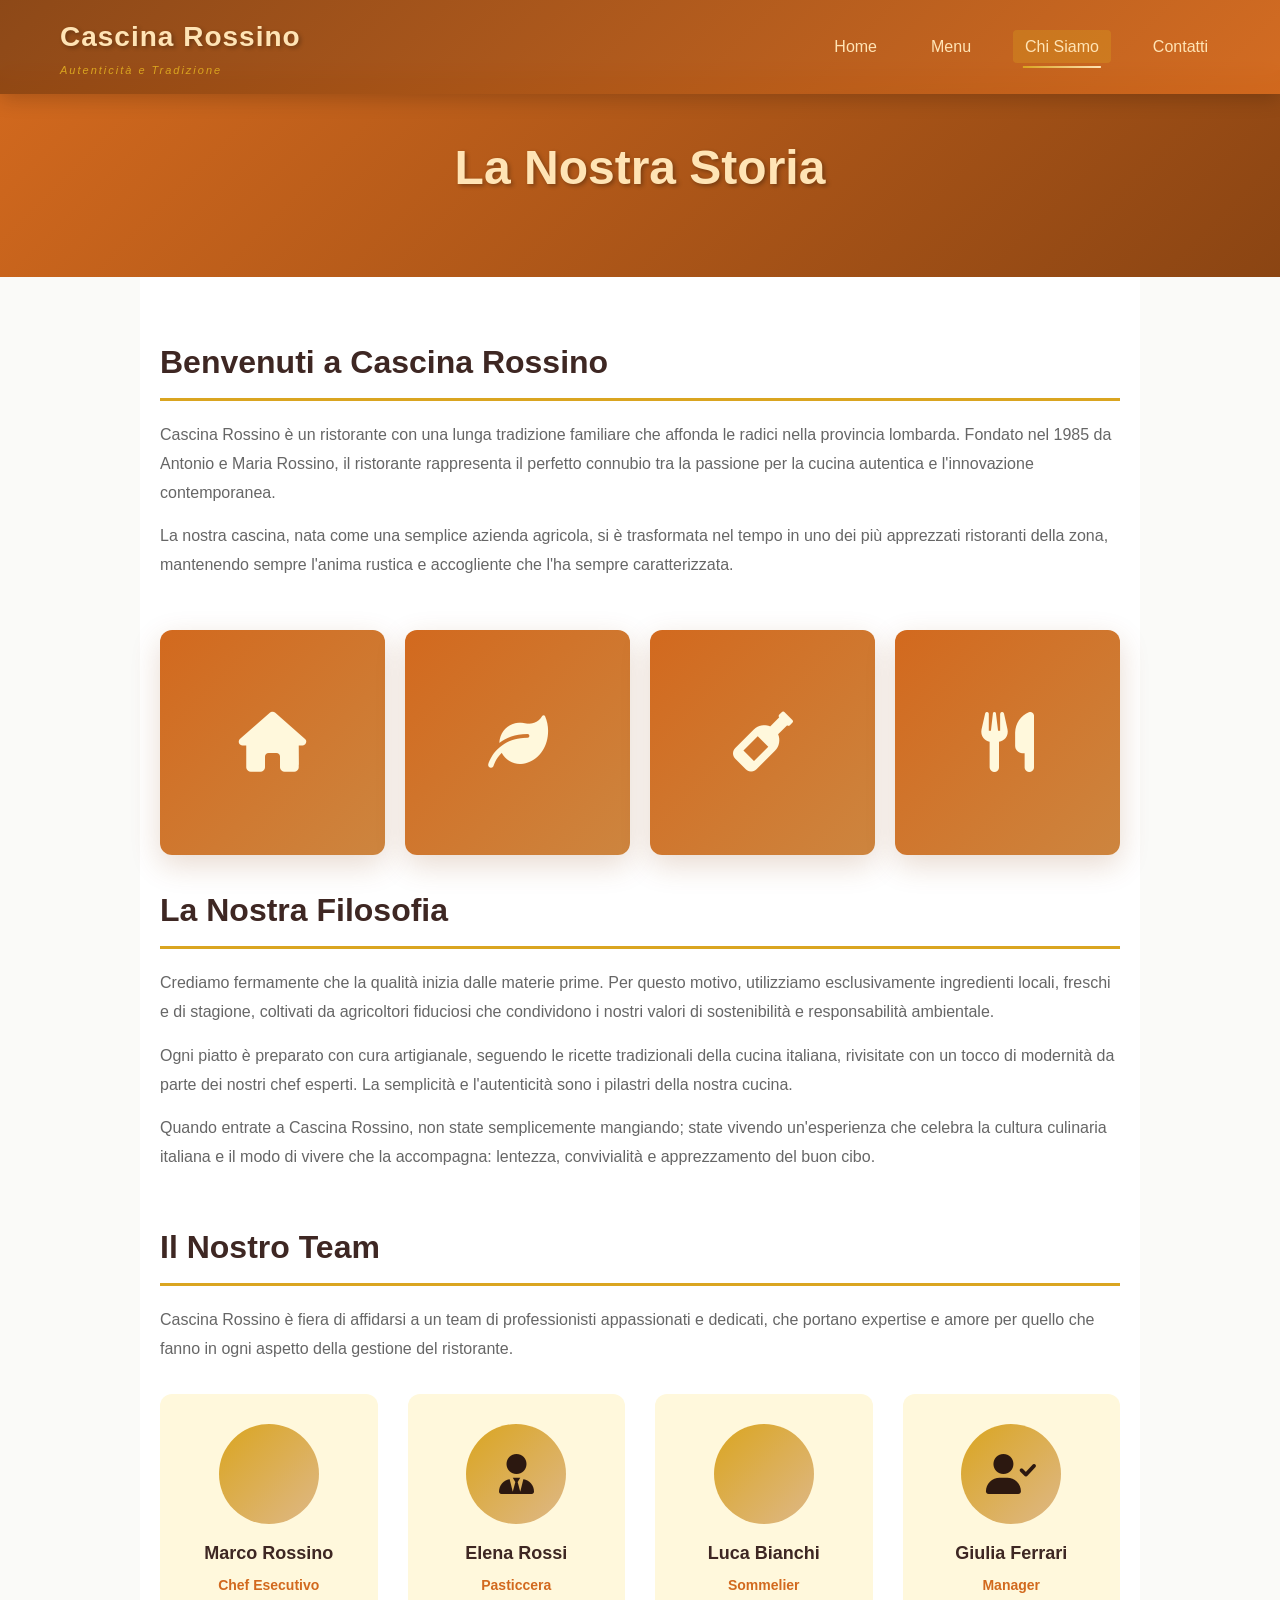
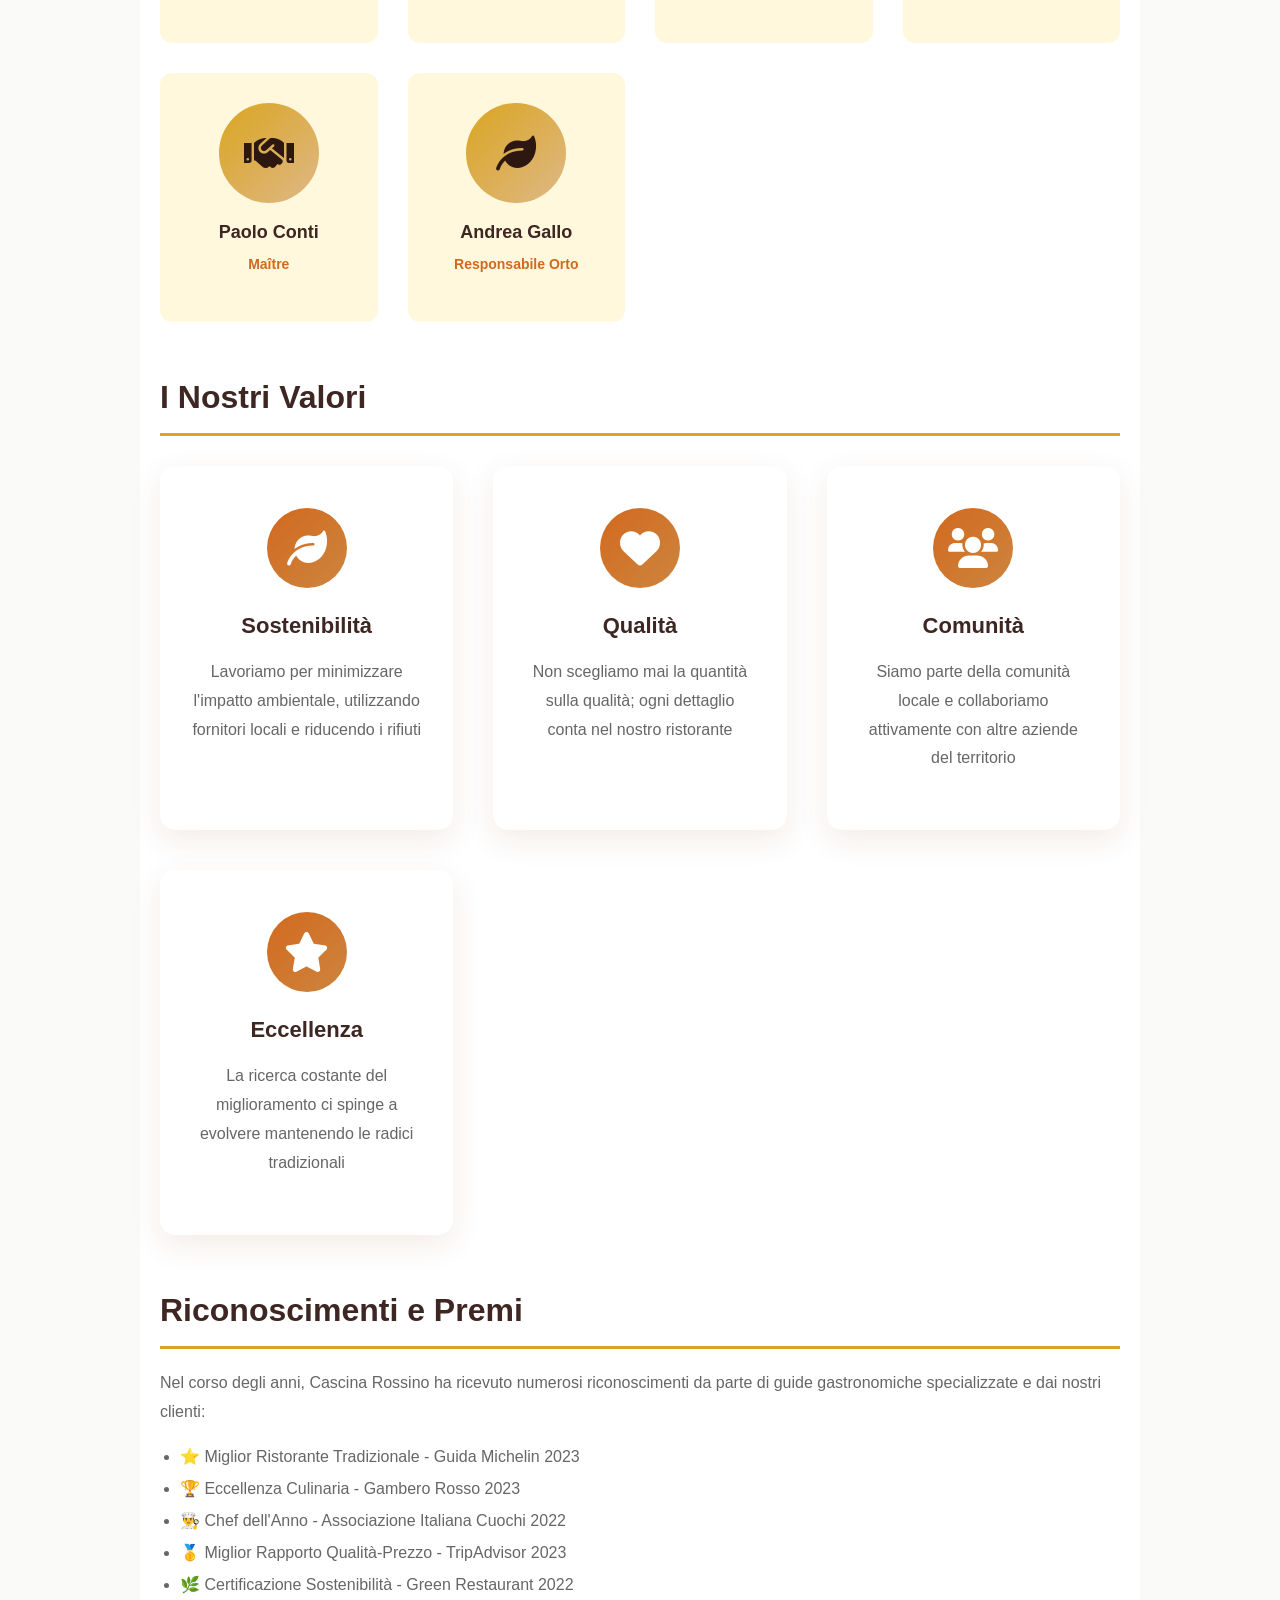
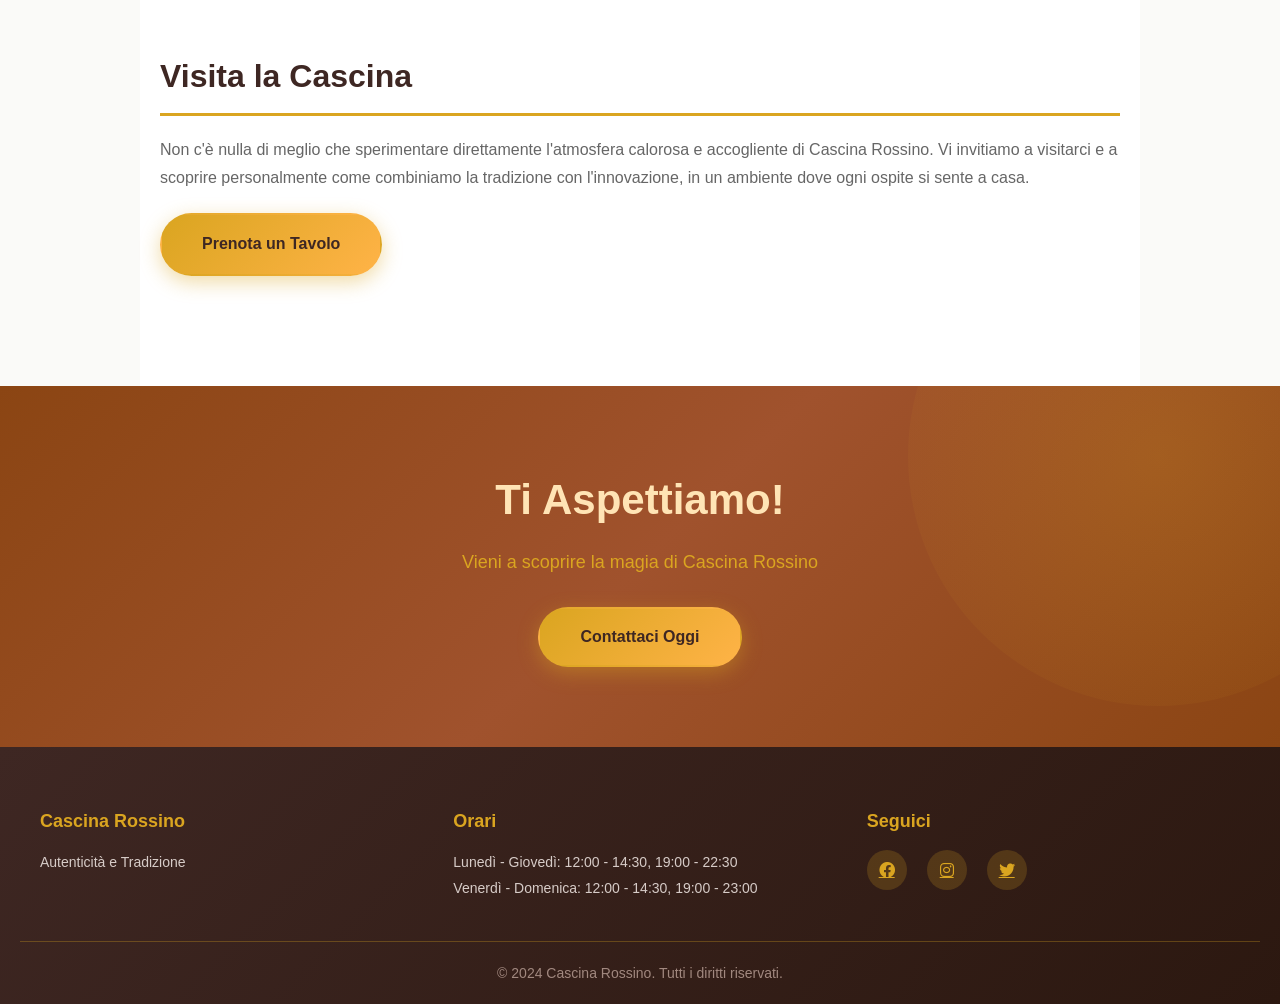
<file: HTML/chi-siamo.html>
<!DOCTYPE html>
<html lang="it">
<head>
    <meta charset="UTF-8">
    <meta name="viewport" content="width=device-width, initial-scale=1.0">
    <title>Chi Siamo - Cascina Rossino</title>
    <link rel="stylesheet" href="../CSS/styles.css">
    <link rel="stylesheet" href="https://cdnjs.cloudflare.com/ajax/libs/font-awesome/6.0.0/css/all.min.css">
</head>
<body>
    <!-- Navigation Header -->
    <header class="header">
        <div class="header-container">
            <div class="logo">
                <h1>Cascina Rossino</h1>
                <p class="tagline">Autenticità e Tradizione</p>
            </div>
            
            <button class="hamburger" id="hamburger">
                <span></span>
                <span></span>
                <span></span>
            </button>
            
            <nav class="nav-menu" id="navMenu">
                <ul>
                    <li><a href="../index.html">Home</a></li>
                    <li><a href="menu.html">Menu</a></li>
                    <li><a href="chi-siamo.html" class="active">Chi Siamo</a></li>
                    <li><a href="contatti.html">Contatti</a></li>
                </ul>
            </nav>
        </div>
    </header>

    <!-- About Hero -->
    <section class="about-hero">
        <h1>La Nostra Storia</h1>
    </section>

    <!-- About Content -->
    <section class="about-content">
        <div class="about-section">
            <h2>Benvenuti a Cascina Rossino</h2>
            <p>
                Cascina Rossino è un ristorante con una lunga tradizione familiare che affonda le radici nella provincia lombarda. 
                Fondato nel 1985 da Antonio e Maria Rossino, il ristorante rappresenta il perfetto connubio tra la passione per la 
                cucina autentica e l'innovazione contemporanea.
            </p>
            <p>
                La nostra cascina, nata come una semplice azienda agricola, si è trasformata nel tempo in uno dei più apprezzati 
                ristoranti della zona, mantenendo sempre l'anima rustica e accogliente che l'ha sempre caratterizzata.
            </p>
        </div>

        <div class="about-images">
            <div class="about-image-card">
                <i class="fas fa-home"></i>
            </div>
            <div class="about-image-card">
                <i class="fas fa-leaf"></i>
            </div>
            <div class="about-image-card">
                <i class="fas fa-wine-bottle"></i>
            </div>
            <div class="about-image-card">
                <i class="fas fa-utensils"></i>
            </div>
        </div>

        <div class="about-section">
            <h2>La Nostra Filosofia</h2>
            <p>
                Crediamo fermamente che la qualità inizia dalle materie prime. Per questo motivo, utilizziamo esclusivamente 
                ingredienti locali, freschi e di stagione, coltivati da agricoltori fiduciosi che condividono i nostri valori 
                di sostenibilità e responsabilità ambientale.
            </p>
            <p>
                Ogni piatto è preparato con cura artigianale, seguendo le ricette tradizionali della cucina italiana, rivisitate 
                con un tocco di modernità da parte dei nostri chef esperti. La semplicità e l'autenticità sono i pilastri della 
                nostra cucina.
            </p>
            <p>
                Quando entrate a Cascina Rossino, non state semplicemente mangiando; state vivendo un'esperienza che celebra la 
                cultura culinaria italiana e il modo di vivere che la accompagna: lentezza, convivialità e apprezzamento del buon cibo.
            </p>
        </div>

        <div class="about-section">
            <h2>Il Nostro Team</h2>
            <p>
                Cascina Rossino è fiera di affidarsi a un team di professionisti appassionati e dedicati, che portano expertise 
                e amore per quello che fanno in ogni aspetto della gestione del ristorante.
            </p>
            
            <div class="team-grid">
                <div class="team-member">
                    <div class="team-avatar">
                        <i class="fas fa-chef"></i>
                    </div>
                    <h3>Marco Rossino</h3>
                    <p class="role">Chef Esecutivo</p>
                </div>

                <div class="team-member">
                    <div class="team-avatar">
                        <i class="fas fa-user-tie"></i>
                    </div>
                    <h3>Elena Rossi</h3>
                    <p class="role">Pasticcera</p>
                </div>

                <div class="team-member">
                    <div class="team-avatar">
                        <i class="fas fa-bottle-wine"></i>
                    </div>
                    <h3>Luca Bianchi</h3>
                    <p class="role">Sommelier</p>
                </div>

                <div class="team-member">
                    <div class="team-avatar">
                        <i class="fas fa-user-check"></i>
                    </div>
                    <h3>Giulia Ferrari</h3>
                    <p class="role">Manager</p>
                </div>

                <div class="team-member">
                    <div class="team-avatar">
                        <i class="fas fa-handshake"></i>
                    </div>
                    <h3>Paolo Conti</h3>
                    <p class="role">Maître</p>
                </div>

                <div class="team-member">
                    <div class="team-avatar">
                        <i class="fas fa-leaf"></i>
                    </div>
                    <h3>Andrea Gallo</h3>
                    <p class="role">Responsabile Orto</p>
                </div>
            </div>
        </div>

        <div class="about-section">
            <h2>I Nostri Valori</h2>
            <div class="features-grid" style="margin-top: 30px;">
                <div class="feature-card">
                    <div class="feature-icon">
                        <i class="fas fa-leaf"></i>
                    </div>
                    <h3>Sostenibilità</h3>
                    <p>Lavoriamo per minimizzare l'impatto ambientale, utilizzando fornitori locali e riducendo i rifiuti</p>
                </div>

                <div class="feature-card">
                    <div class="feature-icon">
                        <i class="fas fa-heart"></i>
                    </div>
                    <h3>Qualità</h3>
                    <p>Non scegliamo mai la quantità sulla qualità; ogni dettaglio conta nel nostro ristorante</p>
                </div>

                <div class="feature-card">
                    <div class="feature-icon">
                        <i class="fas fa-users"></i>
                    </div>
                    <h3>Comunità</h3>
                    <p>Siamo parte della comunità locale e collaboriamo attivamente con altre aziende del territorio</p>
                </div>

                <div class="feature-card">
                    <div class="feature-icon">
                        <i class="fas fa-star"></i>
                    </div>
                    <h3>Eccellenza</h3>
                    <p>La ricerca costante del miglioramento ci spinge a evolvere mantenendo le radici tradizionali</p>
                </div>
            </div>
        </div>

        <div class="about-section">
            <h2>Riconoscimenti e Premi</h2>
            <p>
                Nel corso degli anni, Cascina Rossino ha ricevuto numerosi riconoscimenti da parte di guide gastronomiche 
                specializzate e dai nostri clienti:
            </p>
            <ul style="margin-top: 15px; margin-left: 20px; color: #666; line-height: 2;">
                <li>⭐ Miglior Ristorante Tradizionale - Guida Michelin 2023</li>
                <li>🏆 Eccellenza Culinaria - Gambero Rosso 2023</li>
                <li>👨‍🍳 Chef dell'Anno - Associazione Italiana Cuochi 2022</li>
                <li>🥇 Miglior Rapporto Qualità-Prezzo - TripAdvisor 2023</li>
                <li>🌿 Certificazione Sostenibilità - Green Restaurant 2022</li>
            </ul>
        </div>

        <div class="about-section">
            <h2>Visita la Cascina</h2>
            <p>
                Non c'è nulla di meglio che sperimentare direttamente l'atmosfera calorosa e accogliente di Cascina Rossino. 
                Vi invitiamo a visitarci e a scoprire personalmente come combiniamo la tradizione con l'innovazione, in un ambiente 
                dove ogni ospite si sente a casa.
            </p>
            <p style="margin-top: 20px;">
                <a href="contatti.html" class="cta-button" style="text-decoration: none;">Prenota un Tavolo</a>
            </p>
        </div>
    </section>

    <!-- Call to Action -->
    <section class="cta-section">
        <div class="cta-content">
            <h2>Ti Aspettiamo!</h2>
            <p>Vieni a scoprire la magia di Cascina Rossino</p>
            <a href="contatti.html" class="cta-button-secondary">Contattaci Oggi</a>
        </div>
    </section>

    <!-- Footer -->
    <footer class="footer">
        <div class="footer-content">
            <div class="footer-section">
                <h4>Cascina Rossino</h4>
                <p>Autenticità e Tradizione</p>
            </div>
            <div class="footer-section">
                <h4>Orari</h4>
                <p>Lunedì - Giovedì: 12:00 - 14:30, 19:00 - 22:30</p>
                <p>Venerdì - Domenica: 12:00 - 14:30, 19:00 - 23:00</p>
            </div>
            <div class="footer-section">
                <h4>Seguici</h4>
                <div class="social-links">
                    <a href="#"><i class="fab fa-facebook"></i></a>
                    <a href="#"><i class="fab fa-instagram"></i></a>
                    <a href="#"><i class="fab fa-twitter"></i></a>
                </div>
            </div>
        </div>
        <div class="footer-bottom">
            <p>&copy; 2024 Cascina Rossino. Tutti i diritti riservati.</p>
        </div>
    </footer>

    <script src="../JS/script.js"></script>
</body>
</html>
</file>
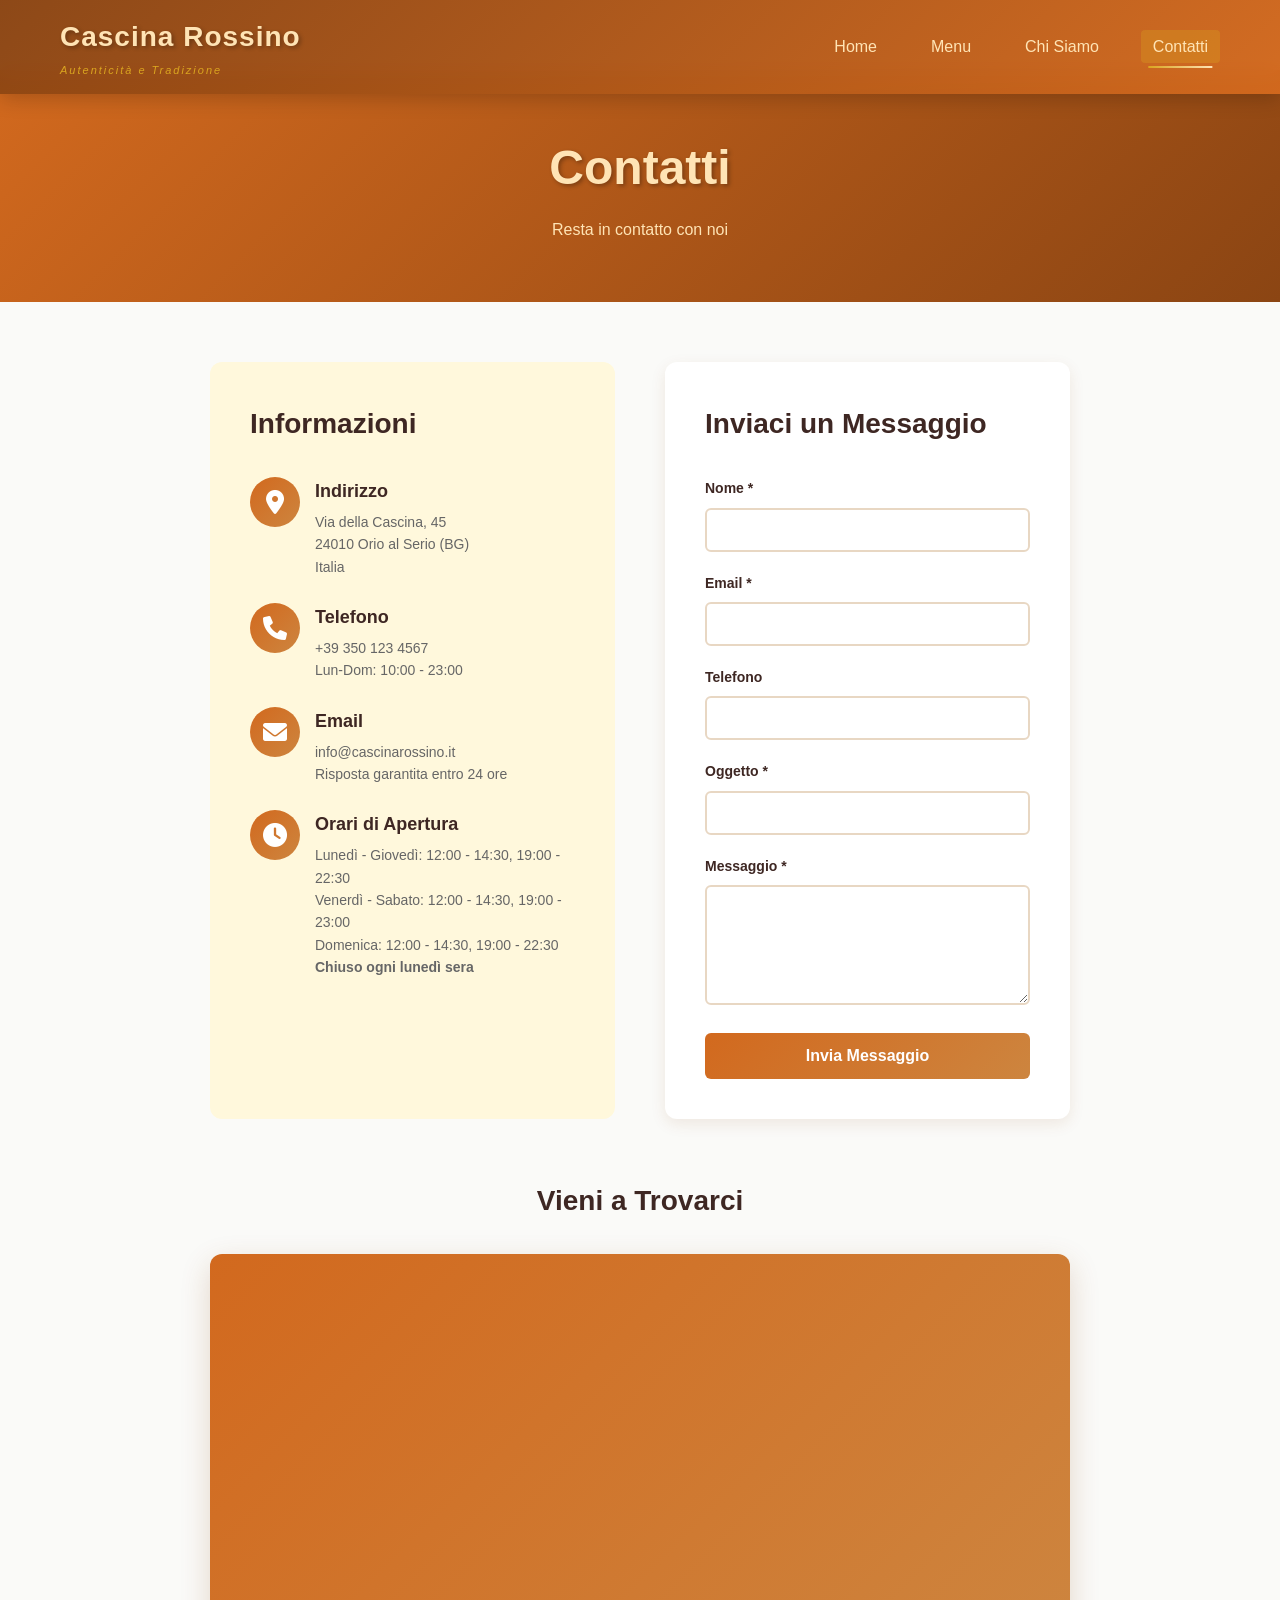
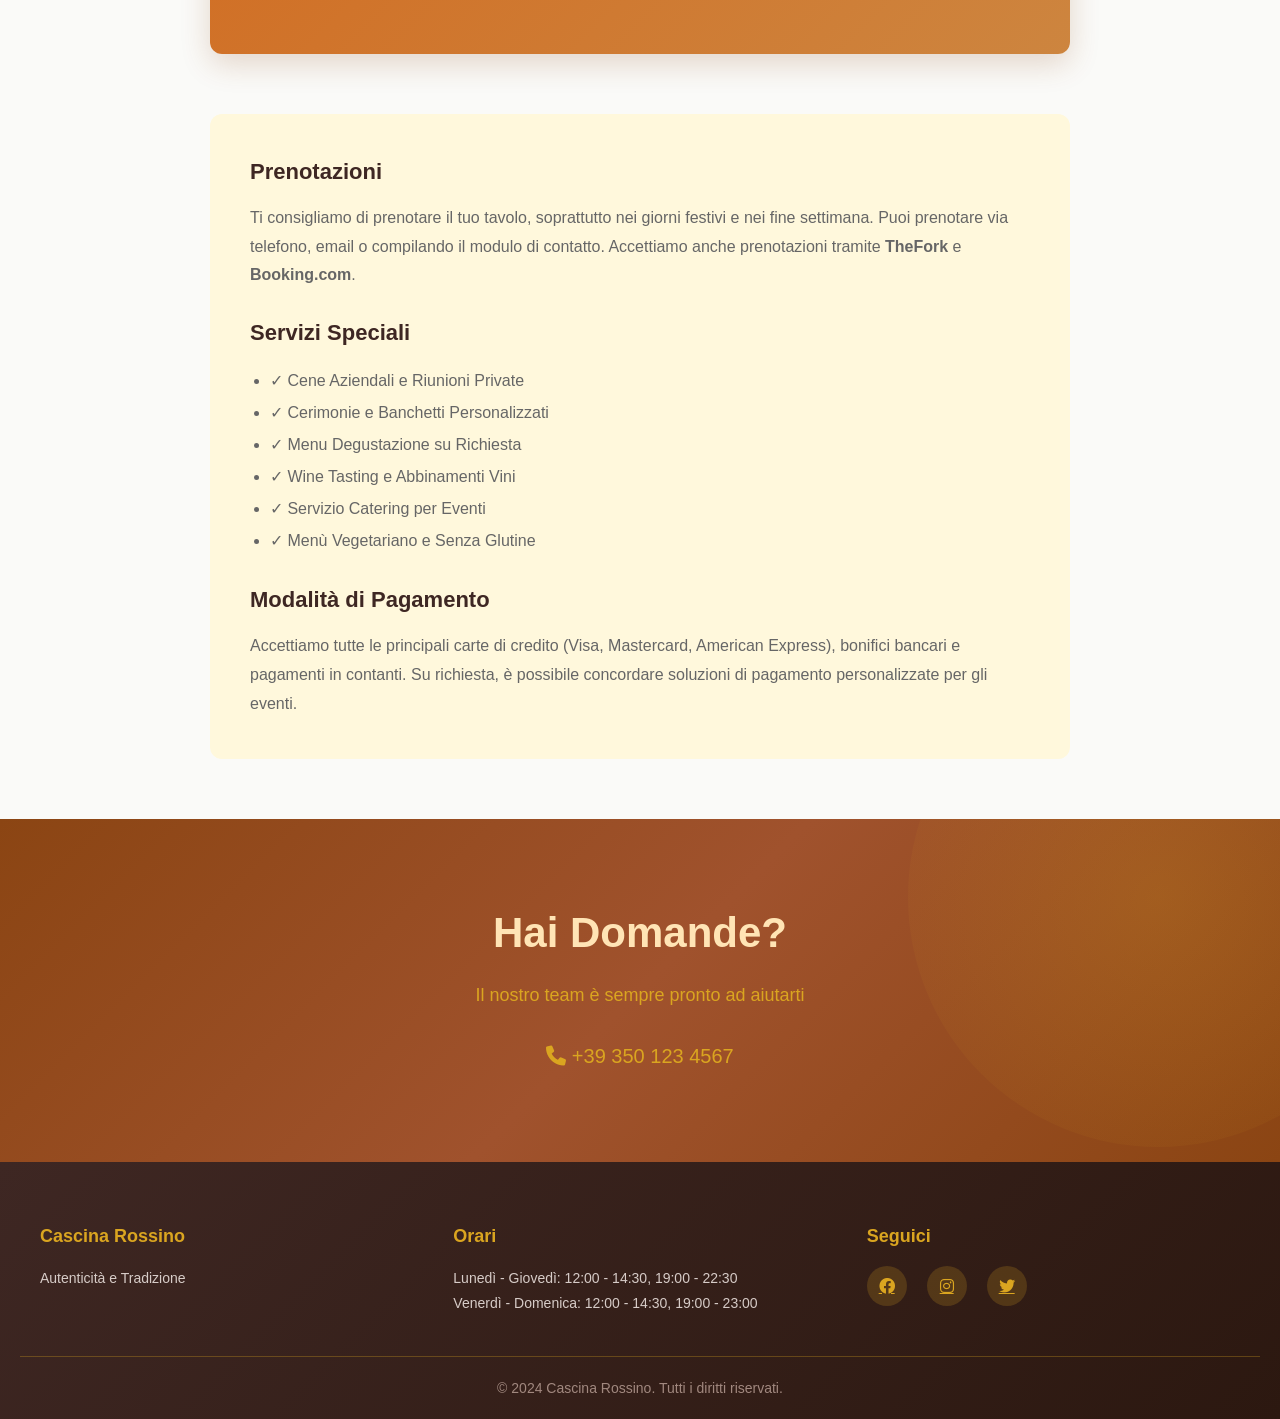
<file: HTML/contatti.html>
<!DOCTYPE html>
<html lang="it">
<head>
    <meta charset="UTF-8">
    <meta name="viewport" content="width=device-width, initial-scale=1.0">
    <title>Contatti - Cascina Rossino</title>
    <link rel="stylesheet" href="../CSS/styles.css">
    <link rel="stylesheet" href="https://cdnjs.cloudflare.com/ajax/libs/font-awesome/6.0.0/css/all.min.css">
</head>
<body>
    <!-- Navigation Header -->
    <header class="header">
        <div class="header-container">
            <div class="logo">
                <h1>Cascina Rossino</h1>
                <p class="tagline">Autenticità e Tradizione</p>
            </div>
            
            <button class="hamburger" id="hamburger">
                <span></span>
                <span></span>
                <span></span>
            </button>
            
            <nav class="nav-menu" id="navMenu">
                <ul>
                    <li><a href="../index.html">Home</a></li>
                    <li><a href="menu.html">Menu</a></li>
                    <li><a href="chi-siamo.html">Chi Siamo</a></li>
                    <li><a href="contatti.html" class="active">Contatti</a></li>
                </ul>
            </nav>
        </div>
    </header>

    <!-- Contact Hero -->
    <section class="contact-hero">
        <h1>Contatti</h1>
        <p>Resta in contatto con noi</p>
    </section>

    <!-- Contact Container -->
    <section class="contact-container">
        <!-- Contact Grid -->
        <div class="contact-grid">
            <!-- Contact Info -->
            <div class="contact-info">
                <h2>Informazioni</h2>

                <div class="contact-item">
                    <div class="contact-icon">
                        <i class="fas fa-map-marker-alt"></i>
                    </div>
                    <div class="contact-text">
                        <h3>Indirizzo</h3>
                        <p>Via della Cascina, 45<br>24010 Orio al Serio (BG)<br>Italia</p>
                    </div>
                </div>

                <div class="contact-item">
                    <div class="contact-icon">
                        <i class="fas fa-phone"></i>
                    </div>
                    <div class="contact-text">
                        <h3>Telefono</h3>
                        <p><a href="tel:+393501234567" style="color: #666; text-decoration: none;">+39 350 123 4567</a></p>
                        <p>Lun-Dom: 10:00 - 23:00</p>
                    </div>
                </div>

                <div class="contact-item">
                    <div class="contact-icon">
                        <i class="fas fa-envelope"></i>
                    </div>
                    <div class="contact-text">
                        <h3>Email</h3>
                        <p><a href="mailto:info@cascinarossino.it" style="color: #666; text-decoration: none;">info@cascinarossino.it</a></p>
                        <p>Risposta garantita entro 24 ore</p>
                    </div>
                </div>

                <div class="contact-item">
                    <div class="contact-icon">
                        <i class="fas fa-clock"></i>
                    </div>
                    <div class="contact-text">
                        <h3>Orari di Apertura</h3>
                        <p>
                            Lunedì - Giovedì: 12:00 - 14:30, 19:00 - 22:30<br>
                            Venerdì - Sabato: 12:00 - 14:30, 19:00 - 23:00<br>
                            Domenica: 12:00 - 14:30, 19:00 - 22:30<br>
                            <strong>Chiuso ogni lunedì sera</strong>
                        </p>
                    </div>
                </div>
            </div>

            <!-- Contact Form -->
            <form class="contact-form">
                <h2>Inviaci un Messaggio</h2>

                <div class="form-group">
                    <label for="name">Nome *</label>
                    <input type="text" id="name" name="name" required>
                </div>

                <div class="form-group">
                    <label for="email">Email *</label>
                    <input type="email" id="email" name="email" required>
                </div>

                <div class="form-group">
                    <label for="phone">Telefono</label>
                    <input type="tel" id="phone" name="phone">
                </div>

                <div class="form-group">
                    <label for="subject">Oggetto *</label>
                    <input type="text" id="subject" name="subject" required>
                </div>

                <div class="form-group">
                    <label for="message">Messaggio *</label>
                    <textarea id="message" name="message" required></textarea>
                </div>

                <button type="submit" class="submit-btn">Invia Messaggio</button>
            </form>
        </div>

        <!-- Map Section -->
        <div style="margin-top: 60px;">
            <h2 style="color: var(--dark-color); font-size: 28px; margin-bottom: 30px; text-align: center;">Vieni a Trovarci</h2>
            <div style="background: linear-gradient(135deg, var(--primary-color), var(--accent-warm)); border-radius: 12px; overflow: hidden; box-shadow: 0 10px 30px rgba(139, 69, 19, 0.2);">
                <div style="width: 100%; height: 400px; display: flex; align-items: center; justify-content: center; color: white; font-size: 24px; position: relative;">
                    <iframe 
                        src="https://www.google.com/maps/embed?pb=!1m18!1m12!1m3!1d2794.0969816943577!2d9.661!3d45.668!2m3!1f0!2f0!3f0!3m2!1i1024!2i768!4f13.1!3m3!1m2!1s0x4786ba02bf66e9b7%3A0x1234567890ab!2sVia%20della%20Cascina%2045%2024010%20Orio%20al%20Serio%20BG!5e0!3m2!1sit!2sit!4v1234567890123" 
                        width="100%" 
                        height="400" 
                        style="border:0;" 
                        allowfullscreen="" 
                        loading="lazy" 
                        referrerpolicy="no-referrer-when-downgrade">
                    </iframe>
                </div>
            </div>
        </div>

        <!-- Extra Info -->
        <div style="background: #FFF8DC; padding: 40px; border-radius: 12px; margin-top: 60px;">
            <h3 style="color: var(--dark-color); margin-bottom: 15px; font-size: 22px;">Prenotazioni</h3>
            <p style="color: #666; line-height: 1.8;">
                Ti consigliamo di prenotare il tuo tavolo, soprattutto nei giorni festivi e nei fine settimana. 
                Puoi prenotare via telefono, email o compilando il modulo di contatto. Accettiamo anche prenotazioni tramite 
                <strong>TheFork</strong> e <strong>Booking.com</strong>.
            </p>
            
            <h3 style="color: var(--dark-color); margin: 25px 0 15px 0; font-size: 22px;">Servizi Speciali</h3>
            <ul style="color: #666; line-height: 2; margin-left: 20px;">
                <li>✓ Cene Aziendali e Riunioni Private</li>
                <li>✓ Cerimonie e Banchetti Personalizzati</li>
                <li>✓ Menu Degustazione su Richiesta</li>
                <li>✓ Wine Tasting e Abbinamenti Vini</li>
                <li>✓ Servizio Catering per Eventi</li>
                <li>✓ Menù Vegetariano e Senza Glutine</li>
            </ul>

            <h3 style="color: var(--dark-color); margin: 25px 0 15px 0; font-size: 22px;">Modalità di Pagamento</h3>
            <p style="color: #666; line-height: 1.8;">
                Accettiamo tutte le principali carte di credito (Visa, Mastercard, American Express), 
                bonifici bancari e pagamenti in contanti. 
                Su richiesta, è possibile concordare soluzioni di pagamento personalizzate per gli eventi.
            </p>
        </div>
    </section>

    <!-- Call to Action -->
    <section class="cta-section">
        <div class="cta-content">
            <h2>Hai Domande?</h2>
            <p>Il nostro team è sempre pronto ad aiutarti</p>
            <p style="font-size: 20px; color: #DAA520; margin: 10px 0;">
                <i class="fas fa-phone"></i> +39 350 123 4567
            </p>
        </div>
    </section>

    <!-- Footer -->
    <footer class="footer">
        <div class="footer-content">
            <div class="footer-section">
                <h4>Cascina Rossino</h4>
                <p>Autenticità e Tradizione</p>
            </div>
            <div class="footer-section">
                <h4>Orari</h4>
                <p>Lunedì - Giovedì: 12:00 - 14:30, 19:00 - 22:30</p>
                <p>Venerdì - Domenica: 12:00 - 14:30, 19:00 - 23:00</p>
            </div>
            <div class="footer-section">
                <h4>Seguici</h4>
                <div class="social-links">
                    <a href="#"><i class="fab fa-facebook"></i></a>
                    <a href="#"><i class="fab fa-instagram"></i></a>
                    <a href="#"><i class="fab fa-twitter"></i></a>
                </div>
            </div>
        </div>
        <div class="footer-bottom">
            <p>&copy; 2024 Cascina Rossino. Tutti i diritti riservati.</p>
        </div>
    </footer>

    <script src="../JS/script.js"></script>
</body>
</html>
</file>
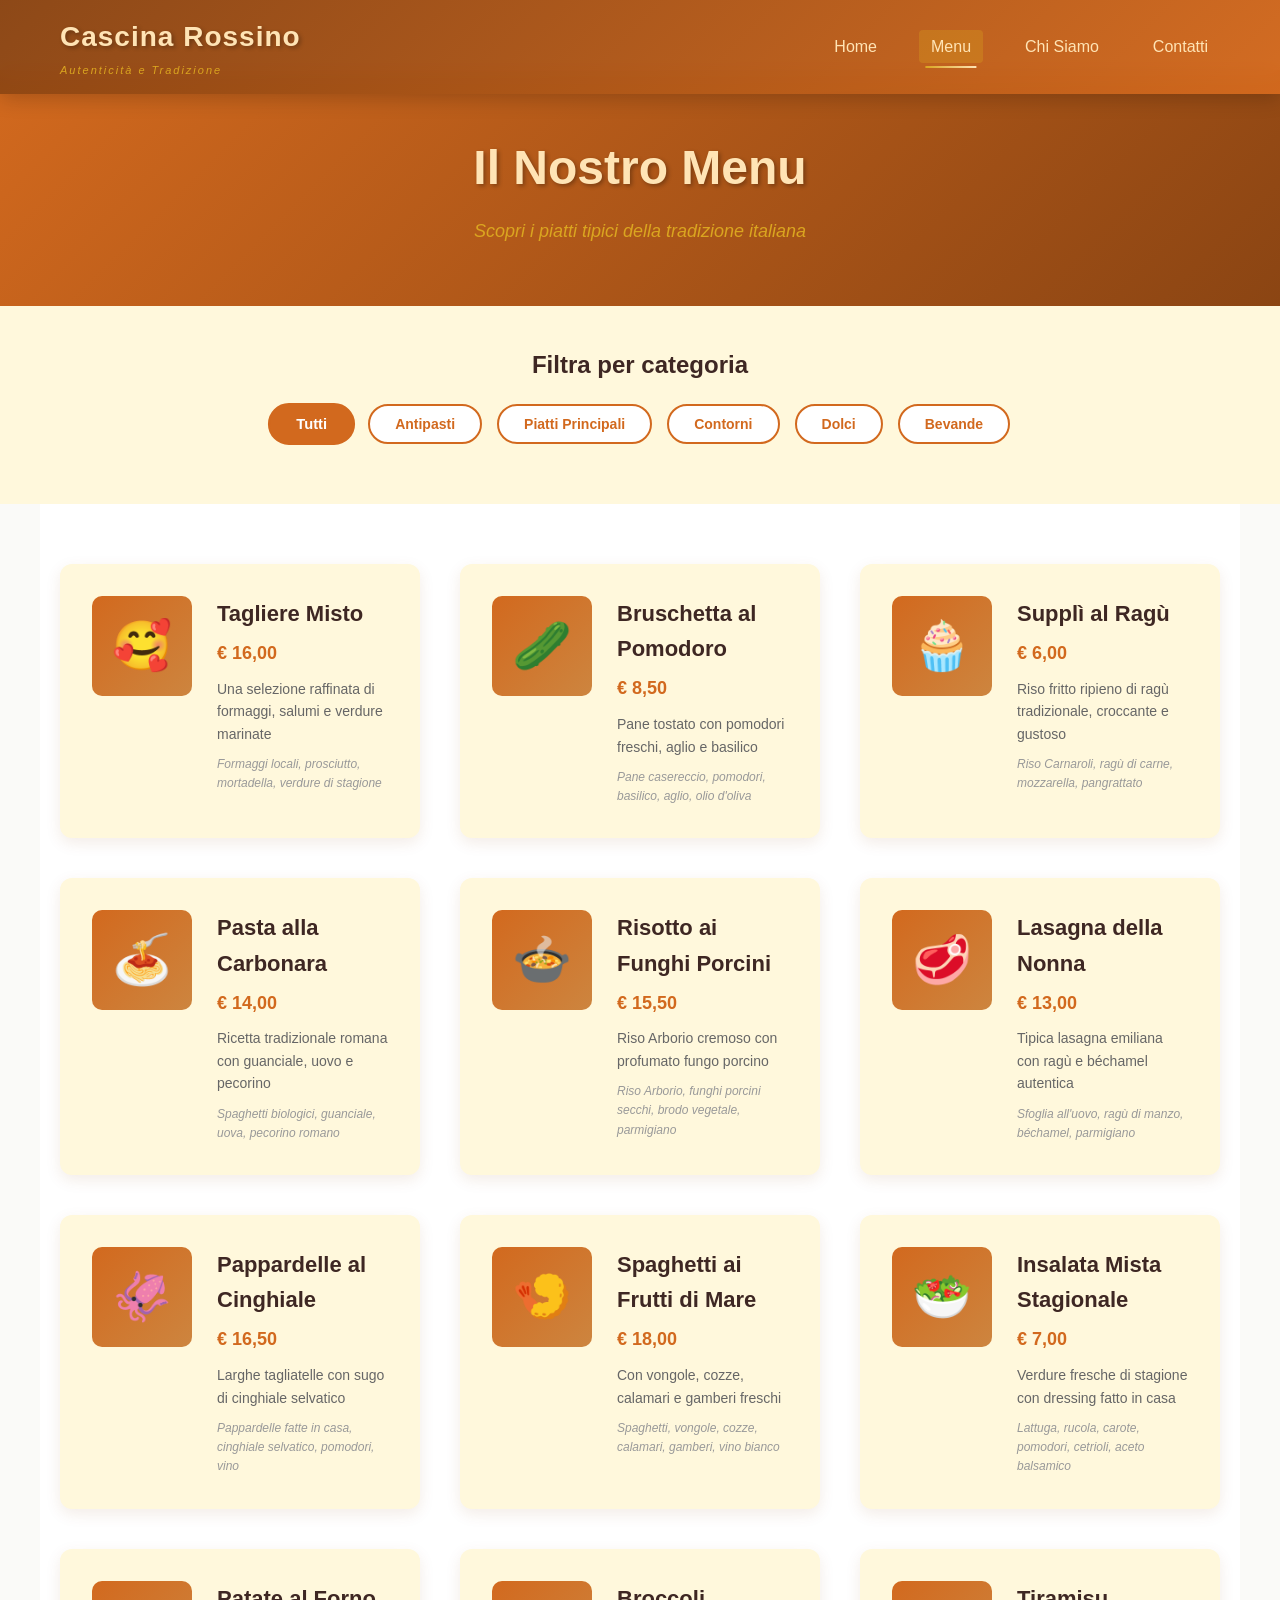
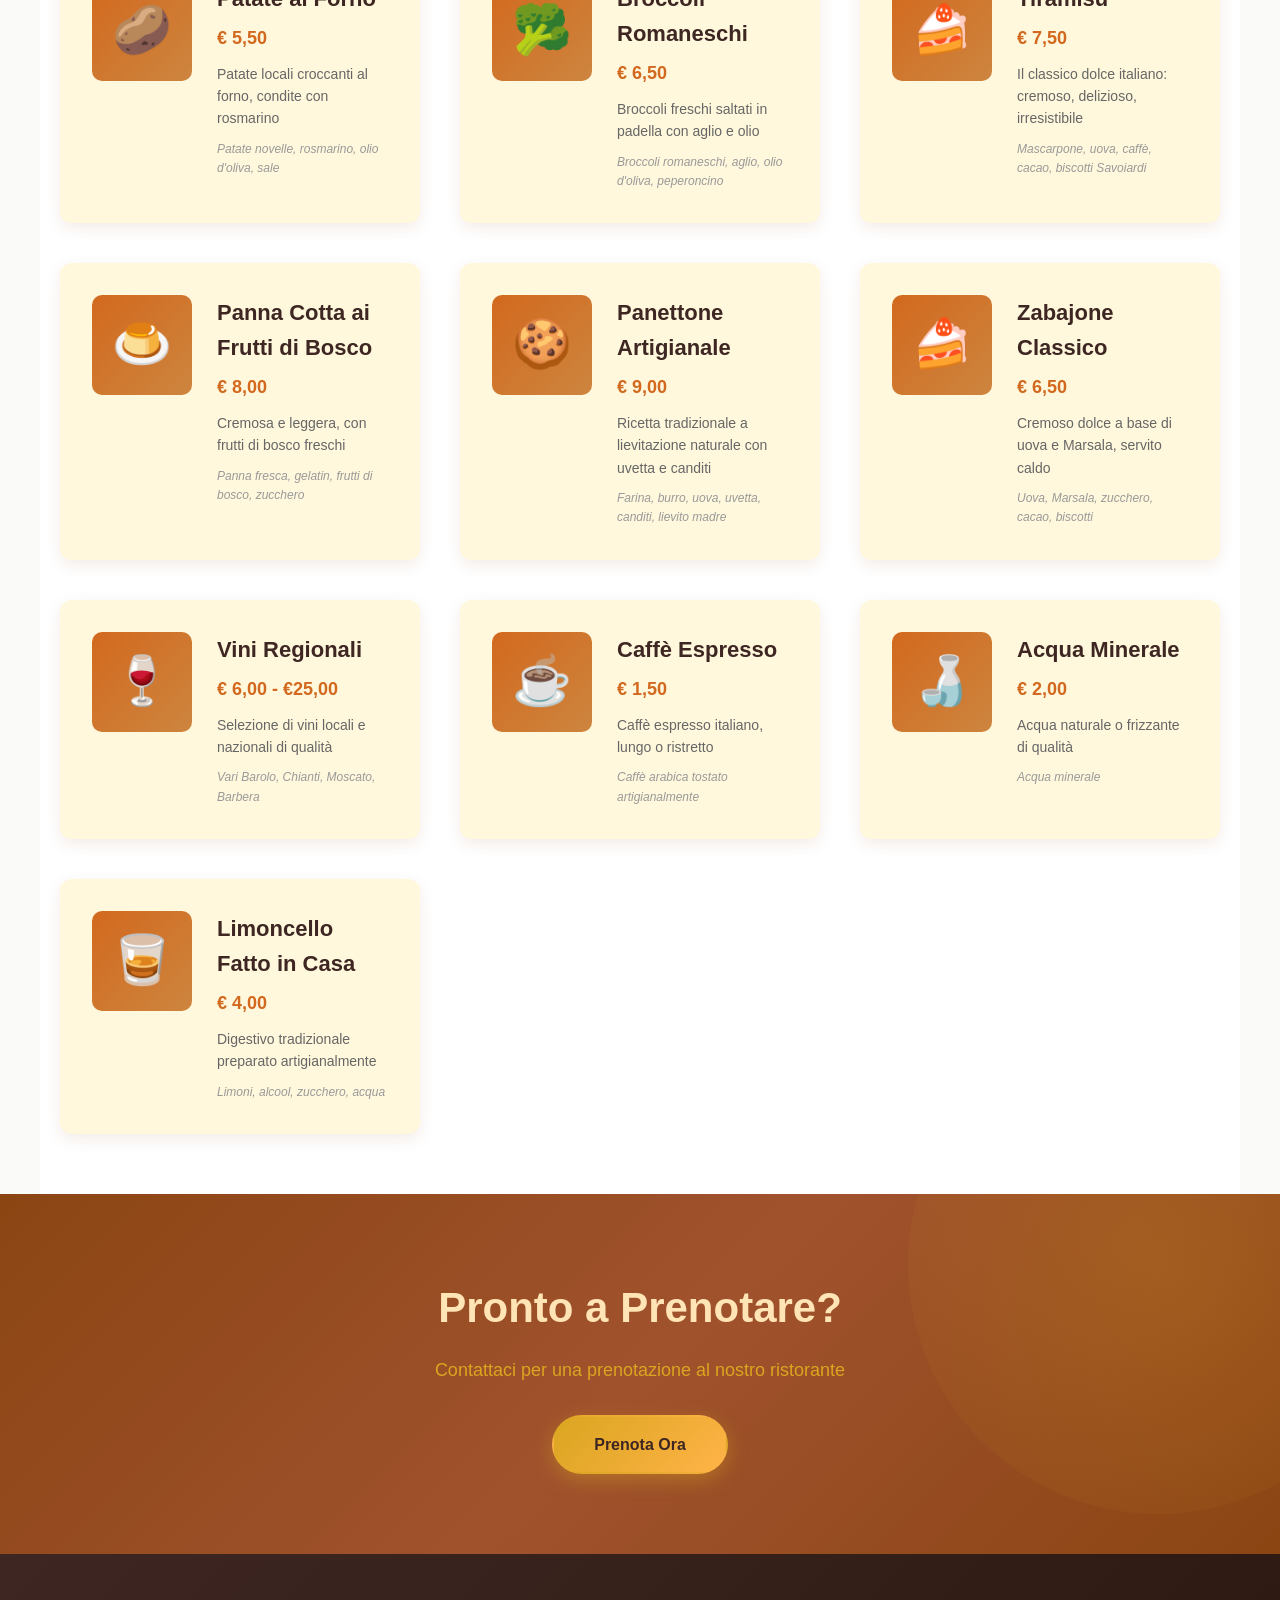
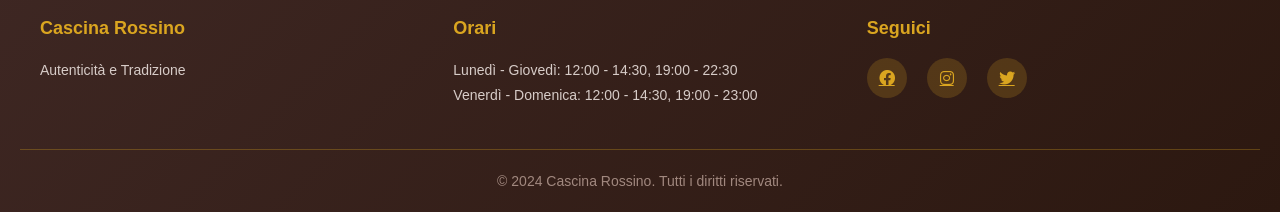
<file: HTML/menu.html>
<!DOCTYPE html>
<html lang="it">
<head>
    <meta charset="UTF-8">
    <meta name="viewport" content="width=device-width, initial-scale=1.0">
    <title>Menu - Cascina Rossino</title>
    <link rel="stylesheet" href="../CSS/styles.css">
    <link rel="stylesheet" href="https://cdnjs.cloudflare.com/ajax/libs/font-awesome/6.0.0/css/all.min.css">
</head>
<body>
    <!-- Navigation Header -->
    <header class="header">
        <div class="header-container">
            <div class="logo">
                <h1>Cascina Rossino</h1>
                <p class="tagline">Autenticità e Tradizione</p>
            </div>
            
            <button class="hamburger" id="hamburger">
                <span></span>
                <span></span>
                <span></span>
            </button>
            
            <nav class="nav-menu" id="navMenu">
                <ul>
                    <li><a href="../index.html">Home</a></li>
                    <li><a href="menu.html" class="active">Menu</a></li>
                    <li><a href="chi-siamo.html">Chi Siamo</a></li>
                    <li><a href="contatti.html">Contatti</a></li>
                </ul>
            </nav>
        </div>
    </header>

    <!-- Menu Hero -->
    <section class="menu-hero">
        <h1>Il Nostro Menu</h1>
        <p>Scopri i piatti tipici della tradizione italiana</p>
    </section>

    <!-- Menu Filters -->
    <section class="menu-filters">
        <div class="container">
            <h2 style="margin-bottom: 20px; color: var(--dark-color);">Filtra per categoria</h2>
            <div class="filter-buttons">
                <button class="filter-btn" data-category="all">Tutti</button>
                <button class="filter-btn" data-category="antipasti">Antipasti</button>
                <button class="filter-btn" data-category="primo">Piatti Principali</button>
                <button class="filter-btn" data-category="contorno">Contorni</button>
                <button class="filter-btn" data-category="dolci">Dolci</button>
                <button class="filter-btn" data-category="bevande">Bevande</button>
            </div>
        </div>
    </section>

    <!-- Menu Items Grid -->
    <section class="menu-grid">
        <!-- Antipasti -->
        <div class="menu-item" data-category="antipasti">
            <div class="menu-image">🥰</div>
            <div class="menu-content">
                <h3>Tagliere Misto</h3>
                <div class="price">€ 16,00</div>
                <div class="description">Una selezione raffinata di formaggi, salumi e verdure marinate</div>
                <div class="ingredients">Formaggi locali, prosciutto, mortadella, verdure di stagione</div>
            </div>
        </div>

        <div class="menu-item" data-category="antipasti">
            <div class="menu-image">🥒</div>
            <div class="menu-content">
                <h3>Bruschetta al Pomodoro</h3>
                <div class="price">€ 8,50</div>
                <div class="description">Pane tostato con pomodori freschi, aglio e basilico</div>
                <div class="ingredients">Pane casereccio, pomodori, basilico, aglio, olio d'oliva</div>
            </div>
        </div>

        <div class="menu-item" data-category="antipasti">
            <div class="menu-image">🧁</div>
            <div class="menu-content">
                <h3>Supplì al Ragù</h3>
                <div class="price">€ 6,00</div>
                <div class="description">Riso fritto ripieno di ragù tradizionale, croccante e gustoso</div>
                <div class="ingredients">Riso Carnaroli, ragù di carne, mozzarella, pangrattato</div>
            </div>
        </div>

        <!-- Piatti Principali -->
        <div class="menu-item" data-category="primo">
            <div class="menu-image">🍝</div>
            <div class="menu-content">
                <h3>Pasta alla Carbonara</h3>
                <div class="price">€ 14,00</div>
                <div class="description">Ricetta tradizionale romana con guanciale, uovo e pecorino</div>
                <div class="ingredients">Spaghetti biologici, guanciale, uova, pecorino romano</div>
            </div>
        </div>

        <div class="menu-item" data-category="primo">
            <div class="menu-image">🍲</div>
            <div class="menu-content">
                <h3>Risotto ai Funghi Porcini</h3>
                <div class="price">€ 15,50</div>
                <div class="description">Riso Arborio cremoso con profumato fungo porcino</div>
                <div class="ingredients">Riso Arborio, funghi porcini secchi, brodo vegetale, parmigiano</div>
            </div>
        </div>

        <div class="menu-item" data-category="primo">
            <div class="menu-image">🥩</div>
            <div class="menu-content">
                <h3>Lasagna della Nonna</h3>
                <div class="price">€ 13,00</div>
                <div class="description">Tipica lasagna emiliana con ragù e béchamel autentica</div>
                <div class="ingredients">Sfoglia all'uovo, ragù di manzo, béchamel, parmigiano</div>
            </div>
        </div>

        <div class="menu-item" data-category="primo">
            <div class="menu-image">🦑</div>
            <div class="menu-content">
                <h3>Pappardelle al Cinghiale</h3>
                <div class="price">€ 16,50</div>
                <div class="description">Larghe tagliatelle con sugo di cinghiale selvatico</div>
                <div class="ingredients">Pappardelle fatte in casa, cinghiale selvatico, pomodori, vino</div>
            </div>
        </div>

        <div class="menu-item" data-category="primo">
            <div class="menu-image">🍤</div>
            <div class="menu-content">
                <h3>Spaghetti ai Frutti di Mare</h3>
                <div class="price">€ 18,00</div>
                <div class="description">Con vongole, cozze, calamari e gamberi freschi</div>
                <div class="ingredients">Spaghetti, vongole, cozze, calamari, gamberi, vino bianco</div>
            </div>
        </div>

        <!-- Contorni -->
        <div class="menu-item" data-category="contorno">
            <div class="menu-image">🥗</div>
            <div class="menu-content">
                <h3>Insalata Mista Stagionale</h3>
                <div class="price">€ 7,00</div>
                <div class="description">Verdure fresche di stagione con dressing fatto in casa</div>
                <div class="ingredients">Lattuga, rucola, carote, pomodori, cetrioli, aceto balsamico</div>
            </div>
        </div>

        <div class="menu-item" data-category="contorno">
            <div class="menu-image">🥔</div>
            <div class="menu-content">
                <h3>Patate al Forno</h3>
                <div class="price">€ 5,50</div>
                <div class="description">Patate locali croccanti al forno, condite con rosmarino</div>
                <div class="ingredients">Patate novelle, rosmarino, olio d'oliva, sale</div>
            </div>
        </div>

        <div class="menu-item" data-category="contorno">
            <div class="menu-image">🥦</div>
            <div class="menu-content">
                <h3>Broccoli Romaneschi</h3>
                <div class="price">€ 6,50</div>
                <div class="description">Broccoli freschi saltati in padella con aglio e olio</div>
                <div class="ingredients">Broccoli romaneschi, aglio, olio d'oliva, peperoncino</div>
            </div>
        </div>

        <!-- Dolci -->
        <div class="menu-item" data-category="dolci">
            <div class="menu-image">🍰</div>
            <div class="menu-content">
                <h3>Tiramisu</h3>
                <div class="price">€ 7,50</div>
                <div class="description">Il classico dolce italiano: cremoso, delizioso, irresistibile</div>
                <div class="ingredients">Mascarpone, uova, caffè, cacao, biscotti Savoiardi</div>
            </div>
        </div>

        <div class="menu-item" data-category="dolci">
            <div class="menu-image">🍮</div>
            <div class="menu-content">
                <h3>Panna Cotta ai Frutti di Bosco</h3>
                <div class="price">€ 8,00</div>
                <div class="description">Cremosa e leggera, con frutti di bosco freschi</div>
                <div class="ingredients">Panna fresca, gelatin, frutti di bosco, zucchero</div>
            </div>
        </div>

        <div class="menu-item" data-category="dolci">
            <div class="menu-image">🍪</div>
            <div class="menu-content">
                <h3>Panettone Artigianale</h3>
                <div class="price">€ 9,00</div>
                <div class="description">Ricetta tradizionale a lievitazione naturale con uvetta e canditi</div>
                <div class="ingredients">Farina, burro, uova, uvetta, canditi, lievito madre</div>
            </div>
        </div>

        <div class="menu-item" data-category="dolci">
            <div class="menu-image">🍰</div>
            <div class="menu-content">
                <h3>Zabajone Classico</h3>
                <div class="price">€ 6,50</div>
                <div class="description">Cremoso dolce a base di uova e Marsala, servito caldo</div>
                <div class="ingredients">Uova, Marsala, zucchero, cacao, biscotti</div>
            </div>
        </div>

        <!-- Bevande -->
        <div class="menu-item" data-category="bevande">
            <div class="menu-image">🍷</div>
            <div class="menu-content">
                <h3>Vini Regionali</h3>
                <div class="price">€ 6,00 - €25,00</div>
                <div class="description">Selezione di vini locali e nazionali di qualità</div>
                <div class="ingredients">Vari Barolo, Chianti, Moscato, Barbera</div>
            </div>
        </div>

        <div class="menu-item" data-category="bevande">
            <div class="menu-image">☕</div>
            <div class="menu-content">
                <h3>Caffè Espresso</h3>
                <div class="price">€ 1,50</div>
                <div class="description">Caffè espresso italiano, lungo o ristretto</div>
                <div class="ingredients">Caffè arabica tostato artigianalmente</div>
            </div>
        </div>

        <div class="menu-item" data-category="bevande">
            <div class="menu-image">🍶</div>
            <div class="menu-content">
                <h3>Acqua Minerale</h3>
                <div class="price">€ 2,00</div>
                <div class="description">Acqua naturale o frizzante di qualità</div>
                <div class="ingredients">Acqua minerale</div>
            </div>
        </div>

        <div class="menu-item" data-category="bevande">
            <div class="menu-image">🥃</div>
            <div class="menu-content">
                <h3>Limoncello Fatto in Casa</h3>
                <div class="price">€ 4,00</div>
                <div class="description">Digestivo tradizionale preparato artigianalmente</div>
                <div class="ingredients">Limoni, alcool, zucchero, acqua</div>
            </div>
        </div>
    </section>

    <!-- Call to Action -->
    <section class="cta-section">
        <div class="cta-content">
            <h2>Pronto a Prenotare?</h2>
            <p>Contattaci per una prenotazione al nostro ristorante</p>
            <a href="contatti.html" class="cta-button-secondary">Prenota Ora</a>
        </div>
    </section>

    <!-- Footer -->
    <footer class="footer">
        <div class="footer-content">
            <div class="footer-section">
                <h4>Cascina Rossino</h4>
                <p>Autenticità e Tradizione</p>
            </div>
            <div class="footer-section">
                <h4>Orari</h4>
                <p>Lunedì - Giovedì: 12:00 - 14:30, 19:00 - 22:30</p>
                <p>Venerdì - Domenica: 12:00 - 14:30, 19:00 - 23:00</p>
            </div>
            <div class="footer-section">
                <h4>Seguici</h4>
                <div class="social-links">
                    <a href="#"><i class="fab fa-facebook"></i></a>
                    <a href="#"><i class="fab fa-instagram"></i></a>
                    <a href="#"><i class="fab fa-twitter"></i></a>
                </div>
            </div>
        </div>
        <div class="footer-bottom">
            <p>&copy; 2024 Cascina Rossino. Tutti i diritti riservati.</p>
        </div>
    </footer>

    <script src="../JS/script.js"></script>
</body>
</html>
</file>
<file: CSS/styles.css>
/* ====================================
   RESET & GENERAL STYLES
   ==================================== */
* {
    margin: 0;
    padding: 0;
    box-sizing: border-box;
}

:root {
    --primary-color: #D2691E;
    --secondary-color: #8B4513;
    --tertiary-color: #DAA520;
    --dark-color: #3E2723;
    --light-color: #F5DEB3;
    --accent-warm: #CD853F;
    --accent-light: #DEB887;
    --text-dark: #2C1810;
    --bg-warm: #FFF8DC;
}

html {
    scroll-behavior: smooth;
}

body {
    font-family: 'Segoe UI', Tahoma, Geneva, Verdana, sans-serif;
    color: var(--text-dark);
    background-color: #FAFAF8;
    line-height: 1.6;
}

.container {
    max-width: 1200px;
    margin: 0 auto;
    padding: 0 20px;
}

/* ====================================
   HEADER & NAVIGATION
   ==================================== */
.header {
    position: fixed;
    top: 0;
    left: 0;
    right: 0;
    background: linear-gradient(135deg, rgba(139, 69, 19, 0.98) 0%, rgba(210, 105, 30, 0.98) 100%);
    backdrop-filter: blur(10px);
    z-index: 1000;
    box-shadow: 0 4px 20px rgba(0, 0, 0, 0.2);
    transition: all 0.3s ease;
}

.header-container {
    display: flex;
    justify-content: space-between;
    align-items: center;
    max-width: 1200px;
    margin: 0 auto;
    padding: 15px 20px;
}

.logo {
    display: flex;
    flex-direction: column;
    gap: 2px;
}

.logo h1 {
    font-size: 28px;
    color: #FFE4B5;
    font-weight: 700;
    letter-spacing: 1px;
    text-shadow: 2px 2px 4px rgba(0, 0, 0, 0.3);
}

.logo .tagline {
    font-size: 11px;
    color: #DAA520;
    font-style: italic;
    letter-spacing: 2px;
}

/* Navigation Menu */
.nav-menu {
    display: flex;
}

.nav-menu.active {
    display: flex;
}

.nav-menu ul {
    display: flex;
    list-style: none;
    gap: 30px;
}

.nav-menu a {
    color: #FFE4B5;
    text-decoration: none;
    font-size: 16px;
    font-weight: 500;
    padding: 8px 12px;
    border-radius: 4px;
    transition: all 0.3s ease;
    position: relative;
}

.nav-menu a::after {
    content: '';
    position: absolute;
    bottom: -5px;
    left: 50%;
    width: 0;
    height: 2px;
    background: linear-gradient(90deg, #DAA520, #FFE4B5);
    transform: translateX(-50%);
    transition: width 0.3s ease;
}

.nav-menu a:hover {
    background-color: rgba(218, 165, 32, 0.2);
}

.nav-menu a:hover::after {
    width: 80%;
}

.nav-menu a.active {
    background-color: rgba(218, 165, 32, 0.3);
}

.nav-menu a.active::after {
    width: 80%;
}

/* Hamburger Menu */
.hamburger {
    display: none;
    flex-direction: column;
    gap: 6px;
    background: none;
    border: none;
    cursor: pointer;
    z-index: 1001;
}

.hamburger span {
    width: 25px;
    height: 3px;
    background-color: #FFE4B5;
    border-radius: 3px;
    transition: all 0.3s ease;
}

.hamburger.active span:nth-child(1) {
    transform: rotate(45deg) translate(8px, 8px);
}

.hamburger.active span:nth-child(2) {
    opacity: 0;
}

.hamburger.active span:nth-child(3) {
    transform: rotate(-45deg) translate(7px, -7px);
}

/* ====================================
   HERO SECTION
   ==================================== */
.hero {
    margin-top: 70px;
    position: relative;
    height: 100vh;
    display: flex;
    align-items: center;
    justify-content: center;
    overflow: hidden;
    pt: 0;
}

.hero-background {
    position: absolute;
    top: 0;
    left: 0;
    right: 0;
    bottom: 0;
    z-index: 0;
    background-image: url('https://encrypted-tbn0.gstatic.com/images?q=tbn:ANd9GcR0HvUGuBl4xCit5l7SYcYYi88qco5hQNbKCw&s');
    background-position: center;
    background-size: cover;
    background-repeat: no-repeat;
    background-attachment: fixed;
}

.hero-background::after {
    content: '';
    position: absolute;
    top: 0;
    left: 0;
    right: 0;
    bottom: 0;
    background: linear-gradient(135deg, rgba(62, 39, 35, 0.6) 0%, rgba(139, 69, 19, 0.5) 100%);
    z-index: 1;
}

.hero-content {
    position: relative;
    z-index: 3;
    display: flex;
    flex-direction: column;
    align-items: center;
    justify-content: center;
    max-width: 1200px;
    width: 100%;
    padding: 0 40px;
    gap: 60px;
    text-align: center;
}

.hero-text {
    flex: 1;
    animation: fadeIn 1s ease;
    max-width: 600px;
}

.hero-title {
    font-size: 56px;
    color: #FFE4B5;
    font-weight: 700;
    margin-bottom: 20px;
    line-height: 1.2;
    text-shadow: 3px 3px 6px rgba(0, 0, 0, 0.3);
}

.hero-subtitle {
    font-size: 22px;
    color: #DAA520;
    margin-bottom: 30px;
    font-style: italic;
    text-shadow: 2px 2px 4px rgba(0, 0, 0, 0.2);
}

.cta-button {
    display: inline-block;
    background: linear-gradient(135deg, #DAA520, #FFB347);
    color: var(--dark-color);
    padding: 15px 40px;
    border-radius: 50px;
    text-decoration: none;
    font-weight: 600;
    font-size: 16px;
    transition: all 0.3s ease;
    box-shadow: 0 6px 20px rgba(218, 165, 32, 0.4);
    border: 2px solid transparent;
}

.cta-button:hover {
    transform: translateY(-3px);
    box-shadow: 0 10px 30px rgba(218, 165, 32, 0.6);
    background: linear-gradient(135deg, #FFB347, #DAA520);
}

.hero-image-container {
    flex: 1;
    animation: slideInRight 1s ease;
}

.hero-image-frame {
    perspective: 1000px;
    filter: drop-shadow(0 20px 40px rgba(0, 0, 0, 0.3));
}

.hero-illustration {
    width: 100%;
    max-width: 400px;
    animation: float 3s ease-in-out infinite;
}

@keyframes float {
    0%, 100% { transform: translateY(0px); }
    50% { transform: translateY(-20px); }
}

@keyframes slideInLeft {
    from {
        opacity: 0;
        transform: translateX(-50px);
    }
    to {
        opacity: 1;
        transform: translateX(0);
    }
}

@keyframes slideInRight {
    from {
        opacity: 0;
        transform: translateX(50px);
    }
    to {
        opacity: 1;
        transform: translateX(0);
    }
}

.scroll-indicator {
    position: absolute;
    bottom: 30px;
    left: 50%;
    transform: translateX(-50%);
    text-align: center;
    z-index: 3;
    animation: bounce 2s infinite;
}

.scroll-indicator span {
    display: block;
    color: #FFE4B5;
    font-size: 14px;
    margin-bottom: 8px;
}

.scroll-indicator i {
    color: #DAA520;
    font-size: 20px;
}

@keyframes bounce {
    0%, 20%, 50%, 80%, 100% { transform: translateY(0); }
    40% { transform: translateY(-10px); }
    60% { transform: translateY(-5px); }
}

/* ====================================
   FEATURES SECTION
   ==================================== */
.features {
    padding: 80px 20px;
    background: linear-gradient(135deg, #FFF8DC 0%, #FFE4B5 100%);
}

.features h2 {
    text-align: center;
    font-size: 42px;
    color: var(--dark-color);
    margin-bottom: 60px;
    position: relative;
    padding-bottom: 20px;
}

.features h2::after {
    content: '';
    position: absolute;
    bottom: 0;
    left: 50%;
    transform: translateX(-50%);
    width: 100px;
    height: 4px;
    background: linear-gradient(90deg, var(--primary-color), var(--tertiary-color));
    border-radius: 2px;
}

.features-grid {
    display: grid;
    grid-template-columns: repeat(auto-fit, minmax(250px, 1fr));
    gap: 40px;
    max-width: 1200px;
    margin: 0 auto;
}

.feature-card {
    background: white;
    padding: 40px 30px;
    border-radius: 15px;
    text-align: center;
    box-shadow: 0 10px 30px rgba(139, 69, 19, 0.1);
    transition: all 0.3s ease;
    border: 2px solid transparent;
}

.feature-card:hover {
    transform: translateY(-10px);
    box-shadow: 0 20px 50px rgba(139, 69, 19, 0.2);
    border-color: var(--tertiary-color);
}

.feature-icon {
    width: 80px;
    height: 80px;
    margin: 0 auto 20px;
    background: linear-gradient(135deg, var(--primary-color), var(--accent-warm));
    border-radius: 50%;
    display: flex;
    align-items: center;
    justify-content: center;
    font-size: 40px;
    color: white;
    transition: all 0.3s ease;
}

.feature-card:hover .feature-icon {
    transform: scale(1.1) rotate(-10deg);
    box-shadow: 0 10px 25px rgba(210, 105, 30, 0.3);
}

.feature-card h3 {
    font-size: 22px;
    color: var(--dark-color);
    margin-bottom: 15px;
}

.feature-card p {
    color: #666;
    font-size: 14px;
    line-height: 1.8;
}

/* ====================================
   CTA SECTION
   ==================================== */
.cta-section {
    background: linear-gradient(135deg, #8B4513 0%, #A0522D 50%, #8B4513 100%);
    padding: 80px 20px;
    text-align: center;
    position: relative;
    overflow: hidden;
}

.cta-section::before {
    content: '';
    position: absolute;
    top: -50%;
    right: -10%;
    width: 500px;
    height: 500px;
    background: radial-gradient(circle, rgba(218, 165, 32, 0.2), transparent);
    border-radius: 50%;
}

.cta-content {
    position: relative;
    z-index: 1;
    max-width: 600px;
    margin: 0 auto;
}

.cta-section h2 {
    font-size: 42px;
    color: #FFE4B5;
    margin-bottom: 15px;
}

.cta-section p {
    font-size: 18px;
    color: #DAA520;
    margin-bottom: 30px;
}

.cta-button-secondary {
    display: inline-block;
    background: linear-gradient(135deg, #DAA520, #FFB347);
    color: var(--dark-color);
    padding: 15px 40px;
    border-radius: 50px;
    text-decoration: none;
    font-weight: 600;
    font-size: 16px;
    transition: all 0.3s ease;
    box-shadow: 0 6px 20px rgba(218, 165, 32, 0.4);
    border: 2px solid transparent;
}

.cta-button-secondary:hover {
    transform: translateY(-3px);
    box-shadow: 0 10px 30px rgba(218, 165, 32, 0.6);
    background: linear-gradient(135deg, #FFB347, #DAA520);
}

/* ====================================
   FOOTER
   ==================================== */
.footer {
    background: linear-gradient(135deg, #3E2723 0%, #2C1810 100%);
    color: #FFE4B5;
    padding: 60px 20px 20px;
}

.footer-content {
    max-width: 1200px;
    margin: 0 auto;
    display: grid;
    grid-template-columns: repeat(auto-fit, minmax(250px, 1fr));
    gap: 40px;
    margin-bottom: 40px;
}

.footer-section h4 {
    font-size: 18px;
    margin-bottom: 15px;
    color: #DAA520;
}

.footer-section p {
    font-size: 14px;
    line-height: 1.8;
    color: #D7CCC8;
}

.social-links {
    display: flex;
    gap: 20px;
}

.social-links a {
    width: 40px;
    height: 40px;
    border-radius: 50%;
    background: rgba(218, 165, 32, 0.2);
    display: flex;
    align-items: center;
    justify-content: center;
    color: #DAA520;
    transition: all 0.3s ease;
}

.social-links a:hover {
    background: var(--primary-color);
    color: white;
    transform: translateY(-5px);
}

.footer-bottom {
    text-align: center;
    padding-top: 20px;
    border-top: 1px solid rgba(218, 165, 32, 0.3);
    color: #A1887F;
    font-size: 14px;
}

/* ====================================
   MENU PAGE STYLES
   ==================================== */
.menu-hero {
    margin-top: 70px;
    background: linear-gradient(135deg, #D2691E, #8B4513);
    padding: 60px 20px;
    text-align: center;
    color: #FFE4B5;
}

.menu-hero h1 {
    font-size: 48px;
    margin-bottom: 10px;
    text-shadow: 2px 2px 4px rgba(0, 0, 0, 0.3);
}

.menu-hero p {
    font-size: 18px;
    color: #DAA520;
    font-style: italic;
}

.menu-filters {
    text-align: center;
    padding: 40px 20px;
    background: #FFF8DC;
}

.filter-buttons {
    display: flex;
    justify-content: center;
    gap: 15px;
    flex-wrap: wrap;
    margin-bottom: 20px;
}

.filter-btn {
    padding: 10px 25px;
    border: 2px solid var(--primary-color);
    background: white;
    color: var(--primary-color);
    border-radius: 25px;
    cursor: pointer;
    font-weight: 600;
    transition: all 0.3s ease;
    font-size: 14px;
}

.filter-btn:hover,
.filter-btn.active {
    background: var(--primary-color);
    color: white;
    transform: scale(1.05);
}

.menu-grid {
    max-width: 1200px;
    margin: 0 auto;
    display: grid;
    grid-template-columns: repeat(auto-fit, minmax(300px, 1fr));
    gap: 40px;
    padding: 60px 20px;
    background: white;
}

.menu-item {
    display: flex;
    gap: 25px;
    padding: 30px;
    background: #FFF8DC;
    border-radius: 12px;
    overflow: hidden;
    transition: all 0.3s ease;
    border: 2px solid transparent;
    box-shadow: 0 5px 15px rgba(139, 69, 19, 0.1);
}

.menu-item:hover {
    transform: translateY(-5px);
    box-shadow: 0 15px 40px rgba(139, 69, 19, 0.2);
    border-color: var(--tertiary-color);
}

.menu-image {
    flex: 0 0 100px;
    width: 100px;
    height: 100px;
    border-radius: 10px;
    overflow: hidden;
    background: linear-gradient(135deg, var(--primary-color), var(--accent-warm));
    display: flex;
    align-items: center;
    justify-content: center;
    font-size: 48px;
}

.menu-content {
    flex: 1;
}

.menu-item h3 {
    color: var(--dark-color);
    font-size: 22px;
    margin-bottom: 8px;
}

.menu-item .price {
    color: var(--primary-color);
    font-size: 18px;
    font-weight: 700;
    margin-bottom: 10px;
}

.menu-item .description {
    color: #666;
    font-size: 14px;
    line-height: 1.6;
}

.menu-item .ingredients {
    font-size: 12px;
    color: #999;
    margin-top: 10px;
    font-style: italic;
}

/* ====================================
   ABOUT PAGE STYLES
   ==================================== */
.about-hero {
    margin-top: 70px;
    background: linear-gradient(135deg, #D2691E, #8B4513);
    padding: 60px 20px;
    text-align: center;
    color: #FFE4B5;
}

.about-hero h1 {
    font-size: 48px;
    margin-bottom: 10px;
    text-shadow: 2px 2px 4px rgba(0, 0, 0, 0.3);
}

.about-content {
    max-width: 1000px;
    margin: 0 auto;
    padding: 60px 20px;
    background: white;
}

.about-section {
    margin-bottom: 50px;
}

.about-section h2 {
    color: var(--dark-color);
    font-size: 32px;
    margin-bottom: 20px;
    padding-bottom: 10px;
    border-bottom: 3px solid var(--tertiary-color);
}

.about-section p {
    color: #666;
    font-size: 16px;
    line-height: 1.8;
    margin-bottom: 15px;
}

.about-images {
    display: grid;
    grid-template-columns: repeat(auto-fit, minmax(200px, 1fr));
    gap: 20px;
    margin: 30px 0;
}

.about-image-card {
    background: linear-gradient(135deg, var(--primary-color), var(--accent-warm));
    aspect-ratio: 1;
    border-radius: 12px;
    display: flex;
    align-items: center;
    justify-content: center;
    font-size: 60px;
    color: #FFF8DC;
    box-shadow: 0 10px 30px rgba(139, 69, 19, 0.2);
    transition: all 0.3s ease;
}

.about-image-card:hover {
    transform: scale(1.05);
}

.team-grid {
    display: grid;
    grid-template-columns: repeat(auto-fit, minmax(200px, 1fr));
    gap: 30px;
    margin: 30px 0;
}

.team-member {
    text-align: center;
    background: #FFF8DC;
    padding: 30px 20px;
    border-radius: 12px;
    transition: all 0.3s ease;
}

.team-member:hover {
    transform: translateY(-10px);
    box-shadow: 0 10px 30px rgba(139, 69, 19, 0.2);
}

.team-avatar {
    width: 100px;
    height: 100px;
    margin: 0 auto 15px;
    background: linear-gradient(135deg, var(--tertiary-color), var(--accent-light));
    border-radius: 50%;
    display: flex;
    align-items: center;
    justify-content: center;
    font-size: 40px;
}

.team-member h3 {
    color: var(--dark-color);
    font-size: 18px;
    margin-bottom: 5px;
}

.team-member .role {
    color: var(--primary-color);
    font-size: 14px;
    font-weight: 600;
}

/* ====================================
   CONTACT PAGE STYLES
   ==================================== */
.contact-hero {
    margin-top: 70px;
    background: linear-gradient(135deg, #D2691E, #8B4513);
    padding: 60px 20px;
    text-align: center;
    color: #FFE4B5;
}

.contact-hero h1 {
    font-size: 48px;
    margin-bottom: 10px;
    text-shadow: 2px 2px 4px rgba(0, 0, 0, 0.3);
}

.contact-container {
    max-width: 900px;
    margin: 0 auto;
    padding: 60px 20px;
}

.contact-grid {
    display: grid;
    grid-template-columns: 1fr 1fr;
    gap: 50px;
    margin-bottom: 50px;
}

.contact-info {
    background: #FFF8DC;
    padding: 40px;
    border-radius: 12px;
}

.contact-info h2 {
    color: var(--dark-color);
    font-size: 28px;
    margin-bottom: 30px;
}

.contact-item {
    margin-bottom: 25px;
    display: flex;
    gap: 15px;
}

.contact-icon {
    width: 50px;
    height: 50px;
    background: linear-gradient(135deg, var(--primary-color), var(--accent-warm));
    border-radius: 50%;
    display: flex;
    align-items: center;
    justify-content: center;
    color: white;
    font-size: 24px;
    flex-shrink: 0;
}

.contact-text h3 {
    color: var(--dark-color);
    font-size: 18px;
    margin-bottom: 5px;
}

.contact-text p {
    color: #666;
    font-size: 14px;
}

.contact-form {
    background: white;
    padding: 40px;
    border-radius: 12px;
    box-shadow: 0 5px 15px rgba(139, 69, 19, 0.1);
}

.contact-form h2 {
    color: var(--dark-color);
    font-size: 28px;
    margin-bottom: 30px;
}

.form-group {
    margin-bottom: 20px;
}

.form-group label {
    display: block;
    margin-bottom: 8px;
    color: var(--dark-color);
    font-weight: 600;
    font-size: 14px;
}

.form-group input,
.form-group textarea {
    width: 100%;
    padding: 12px 15px;
    border: 2px solid #E8D7C3;
    border-radius: 6px;
    font-family: inherit;
    font-size: 14px;
    transition: all 0.3s ease;
    color: var(--text-dark);
}

.form-group input:focus,
.form-group textarea:focus {
    outline: none;
    border-color: var(--primary-color);
    box-shadow: 0 0 0 3px rgba(210, 105, 30, 0.1);
}

.form-group textarea {
    resize: vertical;
    min-height: 120px;
}

.submit-btn {
    background: linear-gradient(135deg, var(--primary-color), var(--accent-warm));
    color: white;
    border: none;
    padding: 14px 40px;
    font-size: 16px;
    font-weight: 600;
    border-radius: 6px;
    cursor: pointer;
    transition: all 0.3s ease;
    width: 100%;
}

.submit-btn:hover {
    transform: translateY(-2px);
    box-shadow: 0 8px 20px rgba(210, 105, 30, 0.3);
}

/* ====================================
   RESPONSIVE STYLES
   ==================================== */
@media (max-width: 768px) {
    .nav-menu {
        display: none;
        position: absolute;
        top: 70px;
        left: 0;
        right: 0;
        background: linear-gradient(135deg, rgba(139, 69, 19, 0.98), rgba(210, 105, 30, 0.98));
        padding: 20px;
        box-shadow: 0 4px 10px rgba(0, 0, 0, 0.2);
    }

    .nav-menu.active {
        display: flex;
    }

    .nav-menu ul {
        flex-direction: column;
        gap: 15px;
    }

    .hamburger {
        display: flex;
    }

    .logo h1 {
        font-size: 22px;
    }

    .hero-content {
        flex-direction: column;
        padding: 0 20px;
        gap: 30px;
    }

    .hero-title {
        font-size: 36px;
    }

    .hero-subtitle {
        font-size: 16px;
    }

    .hero-illustration {
        max-width: 300px;
    }

    .scroll-indicator {
        bottom: 20px;
    }

    .features h2 {
        font-size: 32px;
    }

    .features-grid {
        grid-template-columns: 1fr;
    }

    .contact-grid {
        grid-template-columns: 1fr;
    }

    .menu-item {
        flex-direction: column;
    }

    .menu-image {
        flex: 0 0 150px;
        width: 100%;
        height: 150px;
    }

    .cta-section h2 {
        font-size: 32px;
    }

    .menu-hero h1,
    .about-hero h1,
    .contact-hero h1 {
        font-size: 36px;
    }
}

@media (max-width: 480px) {
    .logo h1 {
        font-size: 18px;
    }

    .logo .tagline {
        font-size: 10px;
    }

    .hero-title {
        font-size: 28px;
    }

    .hero-subtitle {
        font-size: 14px;
    }

    .cta-button,
    .cta-button-secondary {
        padding: 12px 30px;
        font-size: 14px;
    }

    .features h2 {
        font-size: 24px;
    }

    .feature-card {
        padding: 25px 20px;
    }

    .menu-hero h1,
    .about-hero h1,
    .contact-hero h1 {
        font-size: 28px;
    }

    .filter-buttons {
        gap: 8px;
    }

    .filter-btn {
        padding: 8px 15px;
        font-size: 12px;
    }
}
</file>
